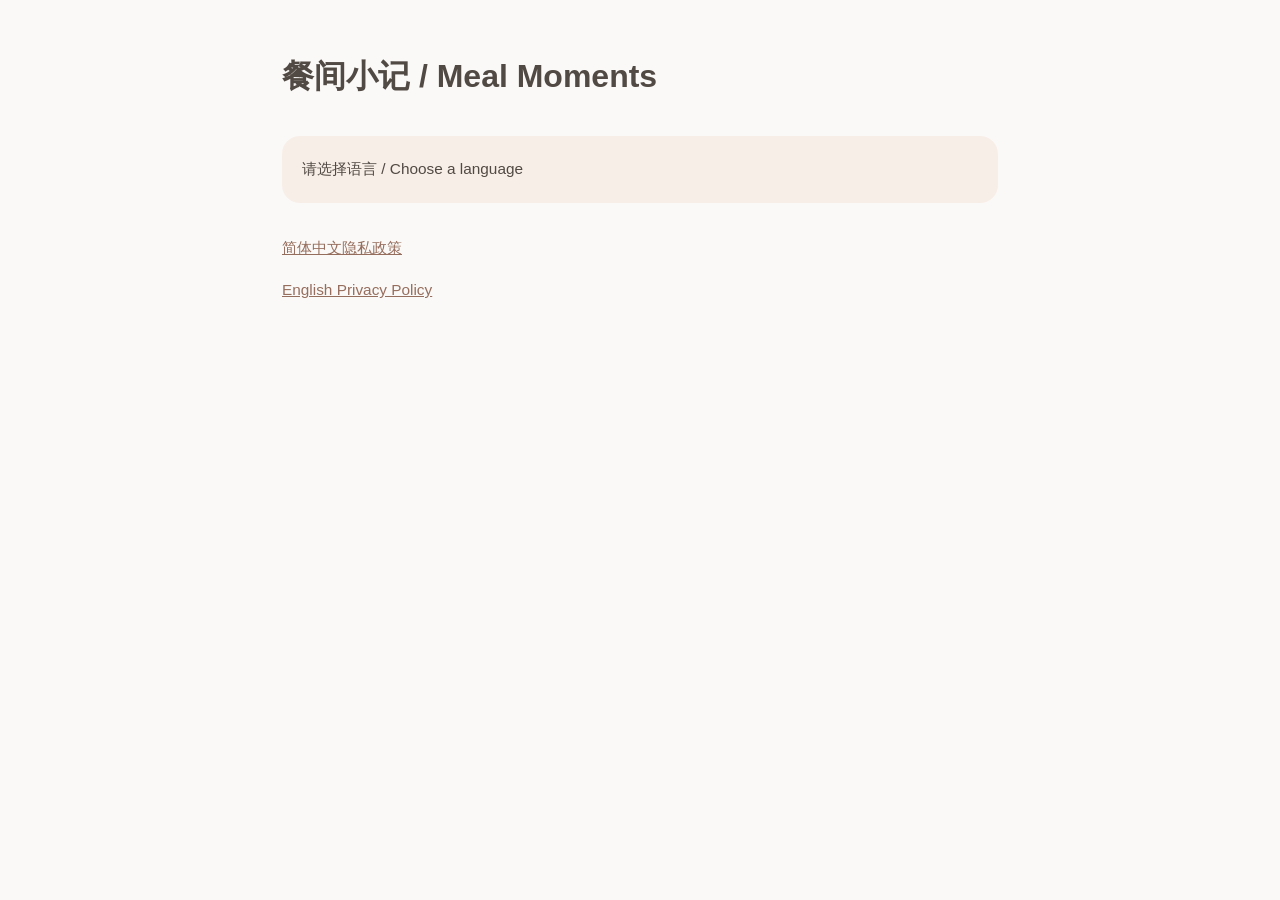
<file: index.html>
<!doctype html>
<html lang="zh-CN">
<head>
  <meta charset="utf-8">
  <meta name="viewport" content="width=device-width, initial-scale=1">
  <title>Meal Moments Privacy</title>
  <link rel="stylesheet" href="styles.css">
</head>
<body>
  <main>
    <h1>餐间小记 / Meal Moments</h1>
    <p class="summary">请选择语言 / Choose a language</p>
    <p><a href="zh-CN/">简体中文隐私政策</a></p>
    <p><a href="en/">English Privacy Policy</a></p>
  </main>
</body>
</html>
</file>
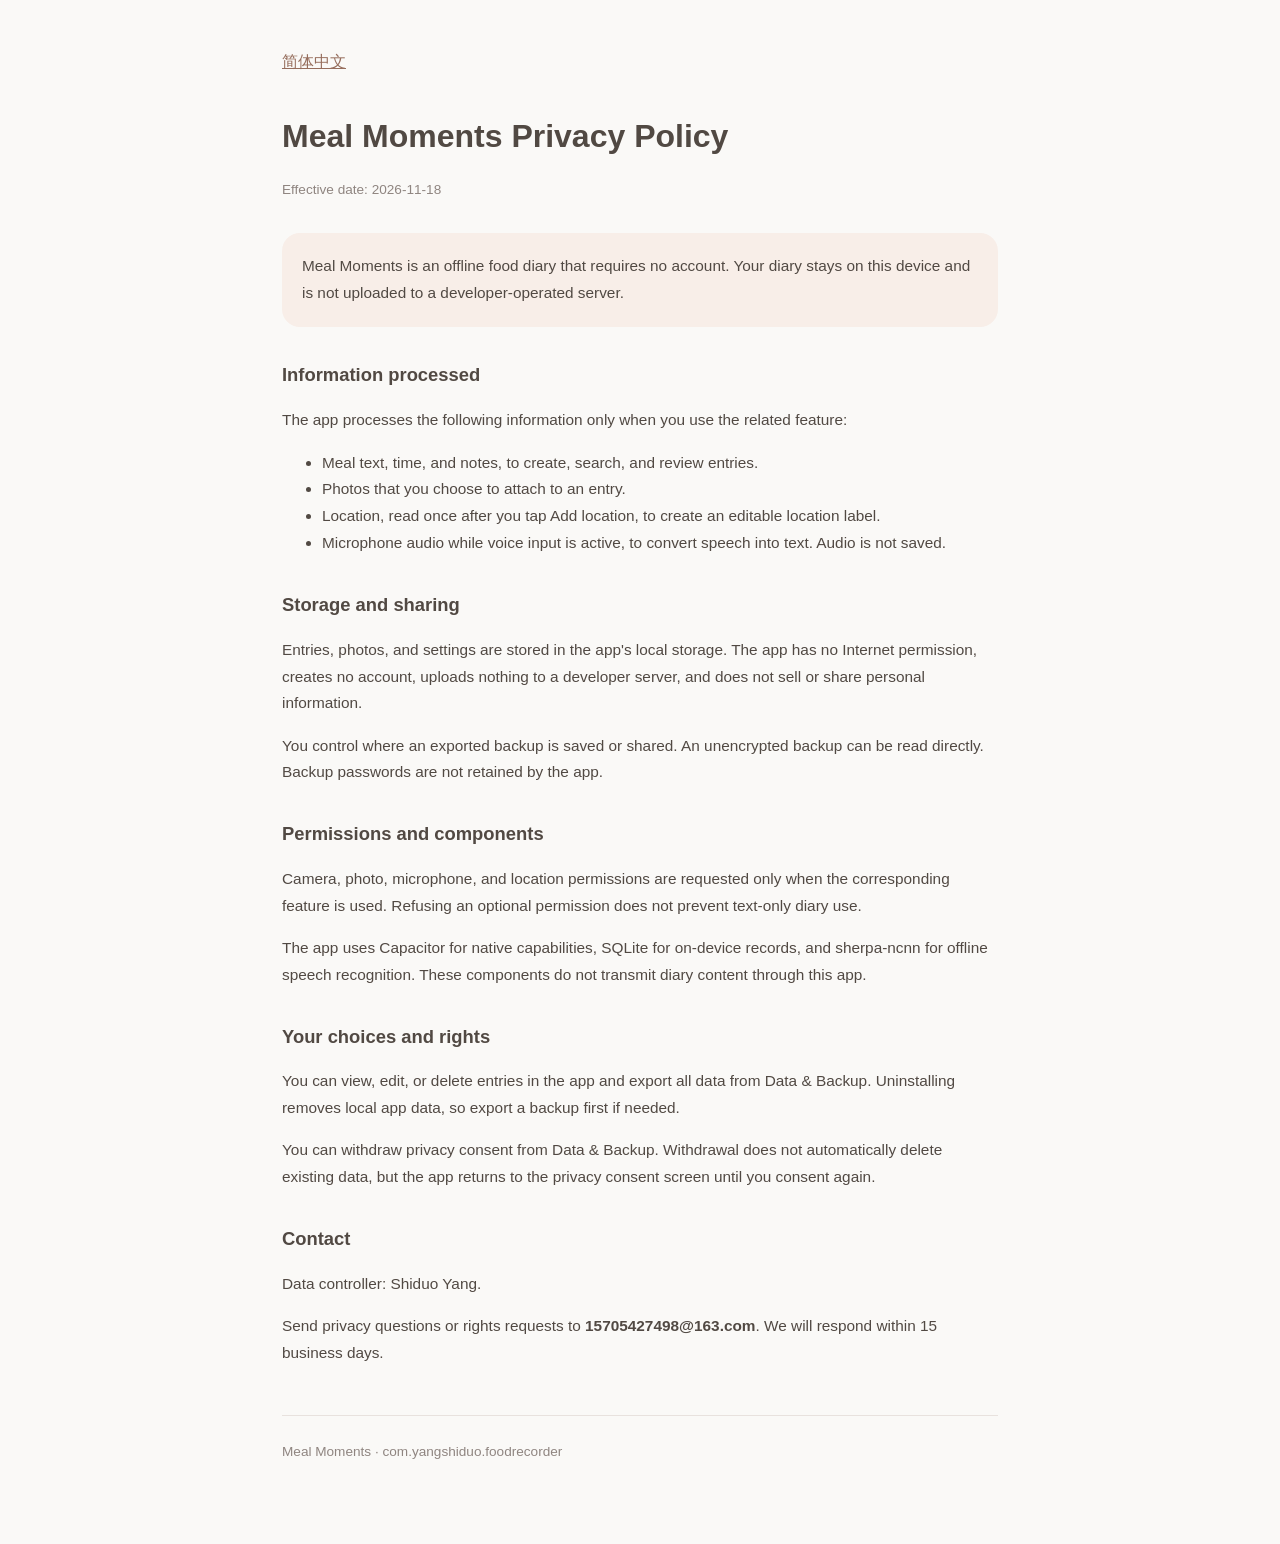
<file: en/index.html>
<!doctype html>
<html lang="en">
<head>
  <meta charset="utf-8">
  <meta name="viewport" content="width=device-width, initial-scale=1">
  <title>Meal Moments Privacy Policy</title>
  <link rel="stylesheet" href="../styles.css">
</head>
<body>
  <main>
    <nav><a href="../zh-CN/">简体中文</a></nav>
    <h1>Meal Moments Privacy Policy</h1>
    <p class="meta">Effective date: 2026-11-18</p>
    <p class="summary">Meal Moments is an offline food diary that requires no account. Your diary stays on this device and is not uploaded to a developer-operated server.</p>

    <h2>Information processed</h2>
    <p>The app processes the following information only when you use the related feature:</p>
    <ul>
      <li>Meal text, time, and notes, to create, search, and review entries.</li>
      <li>Photos that you choose to attach to an entry.</li>
      <li>Location, read once after you tap Add location, to create an editable location label.</li>
      <li>Microphone audio while voice input is active, to convert speech into text. Audio is not saved.</li>
    </ul>

    <h2>Storage and sharing</h2>
    <p>Entries, photos, and settings are stored in the app's local storage. The app has no Internet permission, creates no account, uploads nothing to a developer server, and does not sell or share personal information.</p>
    <p>You control where an exported backup is saved or shared. An unencrypted backup can be read directly. Backup passwords are not retained by the app.</p>

    <h2>Permissions and components</h2>
    <p>Camera, photo, microphone, and location permissions are requested only when the corresponding feature is used. Refusing an optional permission does not prevent text-only diary use.</p>
    <p>The app uses Capacitor for native capabilities, SQLite for on-device records, and sherpa-ncnn for offline speech recognition. These components do not transmit diary content through this app.</p>

    <h2 id="rights">Your choices and rights</h2>
    <p>You can view, edit, or delete entries in the app and export all data from Data &amp; Backup. Uninstalling removes local app data, so export a backup first if needed.</p>
    <p>You can withdraw privacy consent from Data &amp; Backup. Withdrawal does not automatically delete existing data, but the app returns to the privacy consent screen until you consent again.</p>

    <h2>Contact</h2>
    <p>Data controller: Shiduo Yang.</p>
    <p>Send privacy questions or rights requests to <strong>15705427498@163.com</strong>. We will respond within 15 business days.</p>

    <footer>Meal Moments · com.yangshiduo.foodrecorder</footer>
  </main>
</body>
</html>
</file>
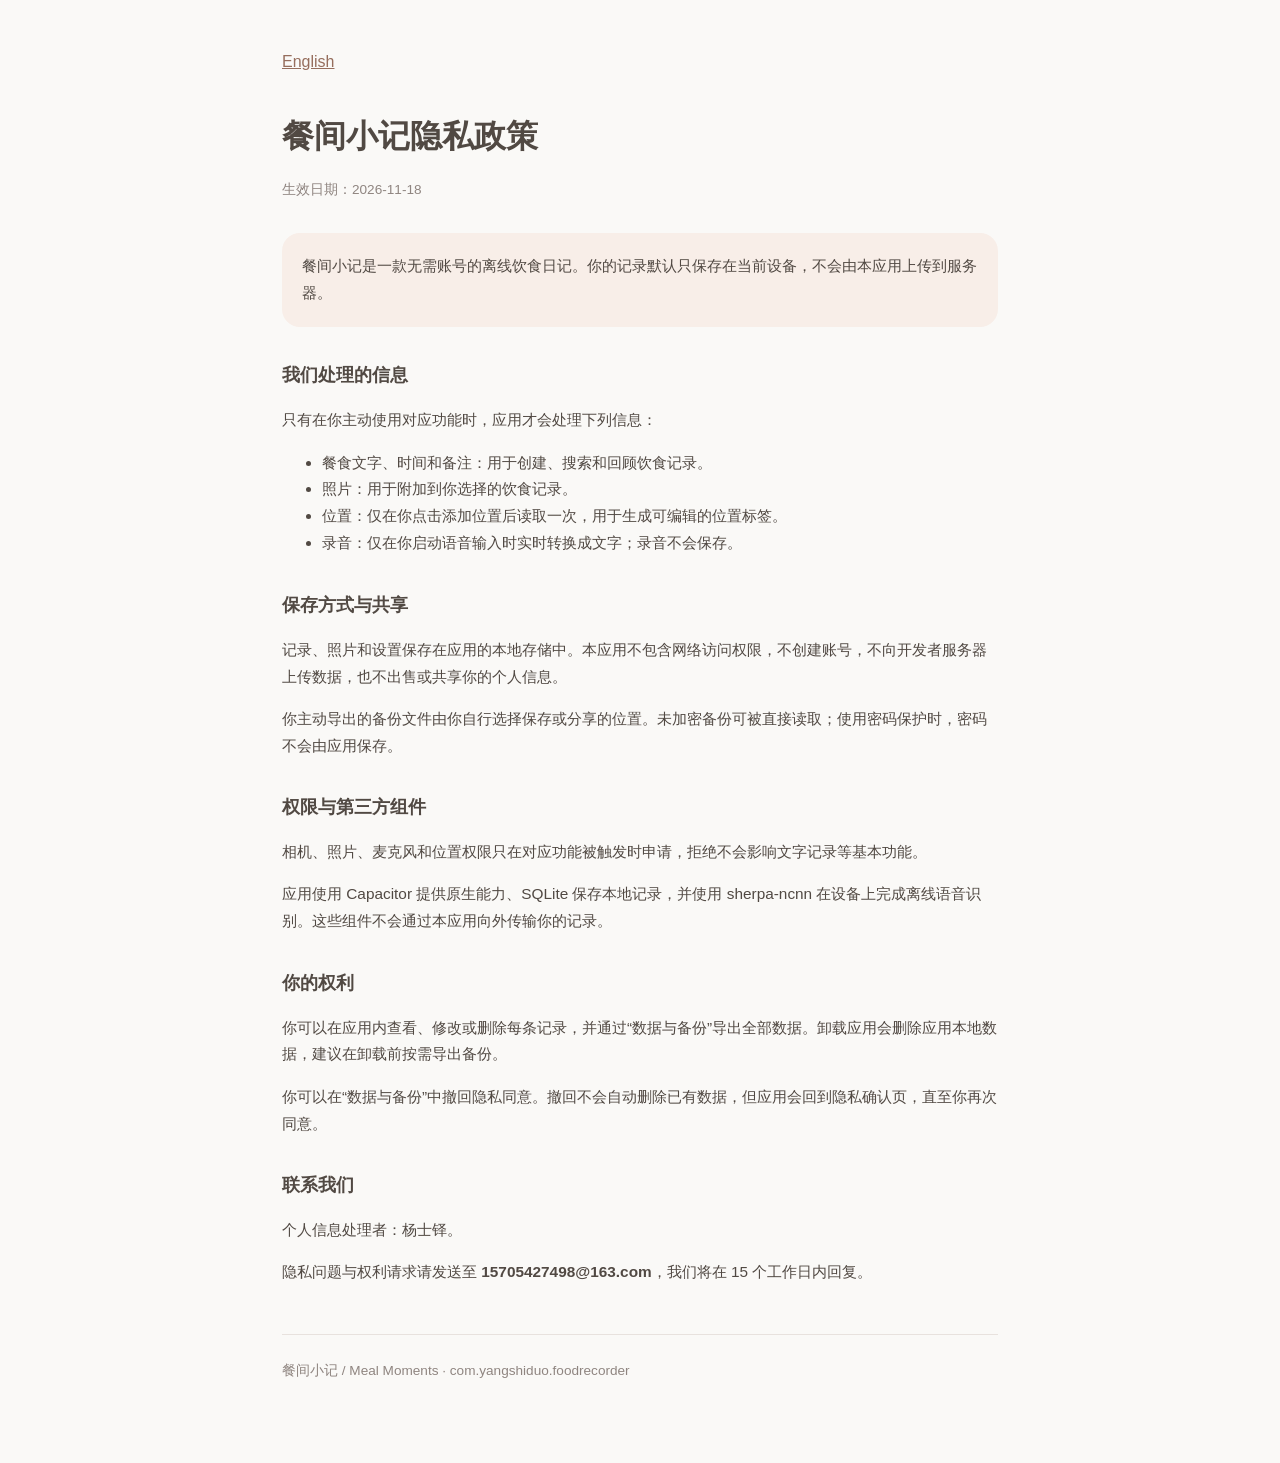
<file: zh-CN/index.html>
<!doctype html>
<html lang="zh-CN">
<head>
  <meta charset="utf-8">
  <meta name="viewport" content="width=device-width, initial-scale=1">
  <title>餐间小记隐私政策</title>
  <link rel="stylesheet" href="../styles.css">
</head>
<body>
  <main>
    <nav><a href="../en/">English</a></nav>
    <h1>餐间小记隐私政策</h1>
    <p class="meta">生效日期：2026-11-18</p>
    <p class="summary">餐间小记是一款无需账号的离线饮食日记。你的记录默认只保存在当前设备，不会由本应用上传到服务器。</p>

    <h2>我们处理的信息</h2>
    <p>只有在你主动使用对应功能时，应用才会处理下列信息：</p>
    <ul>
      <li>餐食文字、时间和备注：用于创建、搜索和回顾饮食记录。</li>
      <li>照片：用于附加到你选择的饮食记录。</li>
      <li>位置：仅在你点击添加位置后读取一次，用于生成可编辑的位置标签。</li>
      <li>录音：仅在你启动语音输入时实时转换成文字；录音不会保存。</li>
    </ul>

    <h2>保存方式与共享</h2>
    <p>记录、照片和设置保存在应用的本地存储中。本应用不包含网络访问权限，不创建账号，不向开发者服务器上传数据，也不出售或共享你的个人信息。</p>
    <p>你主动导出的备份文件由你自行选择保存或分享的位置。未加密备份可被直接读取；使用密码保护时，密码不会由应用保存。</p>

    <h2>权限与第三方组件</h2>
    <p>相机、照片、麦克风和位置权限只在对应功能被触发时申请，拒绝不会影响文字记录等基本功能。</p>
    <p>应用使用 Capacitor 提供原生能力、SQLite 保存本地记录，并使用 sherpa-ncnn 在设备上完成离线语音识别。这些组件不会通过本应用向外传输你的记录。</p>

    <h2 id="rights">你的权利</h2>
    <p>你可以在应用内查看、修改或删除每条记录，并通过“数据与备份”导出全部数据。卸载应用会删除应用本地数据，建议在卸载前按需导出备份。</p>
    <p>你可以在“数据与备份”中撤回隐私同意。撤回不会自动删除已有数据，但应用会回到隐私确认页，直至你再次同意。</p>

    <h2>联系我们</h2>
    <p>个人信息处理者：杨士铎。</p>
    <p>隐私问题与权利请求请发送至 <strong>15705427498@163.com</strong>，我们将在 15 个工作日内回复。</p>

    <footer>餐间小记 / Meal Moments · com.yangshiduo.foodrecorder</footer>
  </main>
</body>
</html>
</file>
<file: styles.css>
:root {
  color: #514943;
  background: #faf9f7;
  font-family: -apple-system, BlinkMacSystemFont, "Segoe UI", "PingFang SC", "Hiragino Sans GB", sans-serif;
  line-height: 1.75;
}

body {
  margin: 0;
}

main {
  box-sizing: border-box;
  width: min(100%, 760px);
  margin: 0 auto;
  padding: 48px 22px 80px;
}

h1, h2 {
  color: #514943;
  font-weight: 600;
}

h1 {
  margin: 0 0 8px;
  font-size: 2rem;
}

h2 {
  margin-top: 2rem;
  font-size: 1.15rem;
}

p, li {
  font-size: 0.96rem;
}

.summary {
  margin: 2rem 0;
  padding: 20px;
  border-radius: 18px;
  background: #f8eee8;
}

.meta, footer {
  color: #8f8580;
  font-size: 0.85rem;
}

a {
  color: #966e5d;
}

nav {
  margin-bottom: 2rem;
}

footer {
  margin-top: 3rem;
  border-top: 1px solid #e8e2de;
  padding-top: 1.5rem;
}
</file>
